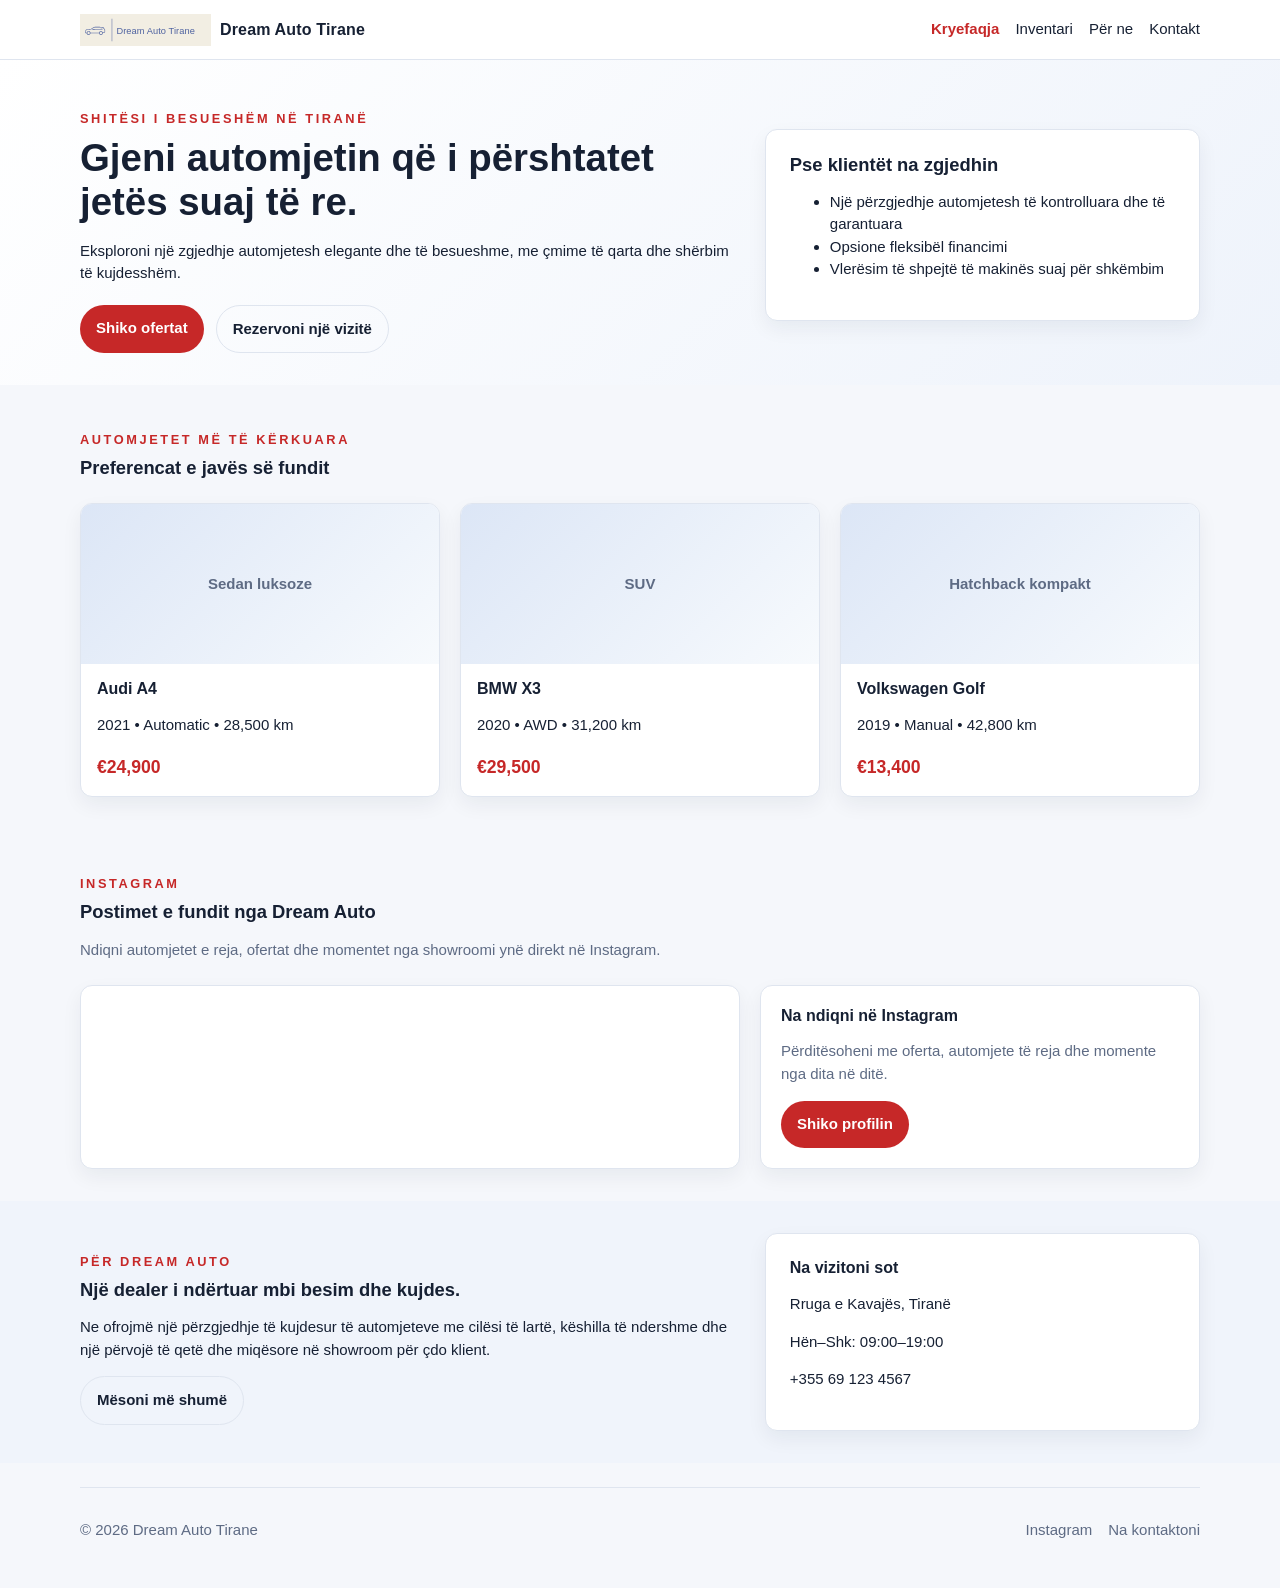
<file: index.html>
<!DOCTYPE html>
<html lang="sq">
  <head>
    <meta charset="UTF-8" />
    <meta name="viewport" content="width=device-width, initial-scale=1.0" />
    <meta
      name="description"
      content="Dream Auto Tirane ofron automjete premium të përdorura me një përvojë blerjeje të qetë, të sigurt dhe të besueshme."
    />
    <title>Dream Auto Tirane | Automjete Premium</title>
    <link rel="stylesheet" href="./css/style.css" />
  </head>
  <body>
    <header class="site-header">
      <div class="container nav-bar">
        <a class="brand" href="./index.html">
          <img src="./images/logo.svg" alt="Dream Auto Tirane logo" class="logo" />
          <span class="brand-text">Dream Auto Tirane</span>
        </a>
        <button class="nav-toggle" aria-expanded="false" aria-controls="site-nav">
          <span></span>
          <span></span>
          <span></span>
          <span class="sr-only">Shfaq/Fshih navigacionin</span>
        </button>
        <nav id="site-nav" class="site-nav" aria-label="Navigimi kryesor">
          <a href="./index.html" class="active">Kryefaqja</a>
          <a href="./inventory.html">Inventari</a>
          <a href="./about.html">Për ne</a>
          <a href="./contact.html">Kontakt</a>
        </nav>
      </div>
    </header>

    <main>
      <section class="hero">
        <div class="container hero-content">
          <div>
            <p class="eyebrow">Shitësi i besueshëm në Tiranë</p>
            <h1>Gjeni automjetin që i përshtatet jetës suaj të re.</h1>
            <p>
              Eksploroni një zgjedhje automjetesh elegante dhe të besueshme, me çmime të qarta dhe shërbim të kujdesshëm.
            </p>
            <div class="hero-actions">
              <a class="button primary" href="./inventory.html">Shiko ofertat</a>
              <a class="button secondary" href="./contact.html">Rezervoni një vizitë</a>
            </div>
          </div>
          <div class="hero-card" aria-label="Pikat kryesore të shitësit">
            <h2>Pse klientët na zgjedhin</h2>
            <ul>
              <li>Një përzgjedhje automjetesh të kontrolluara dhe të garantuara</li>
              <li>Opsione fleksibël financimi</li>
              <li>Vlerësim të shpejtë të makinës suaj për shkëmbim</li>
            </ul>
          </div>
        </div>
      </section>

      <section class="section">
        <div class="container">
          <div class="section-heading">
            <p class="eyebrow">Automjetet më të kërkuara</p>
            <h2>Preferencat e javës së fundit</h2>
          </div>
          <div class="card-grid">
            <article class="card">
              <div class="vehicle-image placeholder">Sedan luksoze</div>
              <div class="card-body">
                <h3>Audi A4</h3>
                <p>2021 • Automatic • 28,500 km</p>
                <p class="price">€24,900</p>
              </div>
            </article>
            <article class="card">
              <div class="vehicle-image placeholder">SUV</div>
              <div class="card-body">
                <h3>BMW X3</h3>
                <p>2020 • AWD • 31,200 km</p>
                <p class="price">€29,500</p>
              </div>
            </article>
            <article class="card">
              <div class="vehicle-image placeholder">Hatchback kompakt</div>
              <div class="card-body">
                <h3>Volkswagen Golf</h3>
                <p>2019 • Manual • 42,800 km</p>
                <p class="price">€13,400</p>
              </div>
            </article>
          </div>
        </div>
      </section>

      <section class="section">
        <div class="container">
          <div class="section-heading">
            <p class="eyebrow">Instagram</p>
            <h2>Postimet e fundit nga Dream Auto</h2>
            <p class="section-description">
              Ndiqni automjetet e reja, ofertat dhe momentet nga showroomi ynë direkt në Instagram.
            </p>
          </div>
          <div class="instagram-grid">
            <div class="instagram-embed-card">
              <blockquote
                class="instagram-media"
                data-instgrm-permalink="https://www.instagram.com/dreamautotirane/"
                data-instgrm-version="14"
              ></blockquote>
            </div>
            <div class="instagram-link-card">
              <h3>Na ndiqni në Instagram</h3>
              <p>Përditësoheni me oferta, automjete të reja dhe momente nga dita në ditë.</p>
              <a class="button primary" href="https://www.instagram.com/dreamautotirane/" target="_blank" rel="noreferrer">
                Shiko profilin
              </a>
            </div>
          </div>
        </div>
      </section>

      <section class="section alt">
        <div class="container split-layout">
          <div>
            <p class="eyebrow">Për Dream Auto</p>
            <h2>Një dealer i ndërtuar mbi besim dhe kujdes.</h2>
            <p>
              Ne ofrojmë një përzgjedhje të kujdesur të automjeteve me cilësi të lartë, këshilla të ndershme dhe një përvojë të qetë dhe miqësore në showroom për çdo klient.
            </p>
            <a class="button secondary" href="./about.html">Mësoni më shumë</a>
          </div>
          <div class="info-panel">
            <h3>Na vizitoni sot</h3>
            <p>Rruga e Kavajës, Tiranë</p>
            <p>Hën–Shk: 09:00–19:00</p>
            <p>+355 69 123 4567</p>
          </div>
        </div>
      </section>
    </main>

    <footer class="site-footer">
      <div class="container footer-content">
        <p>© 2026 Dream Auto Tirane</p>
        <div class="footer-links">
          <a href="https://www.instagram.com/dreamautotirane/" target="_blank" rel="noreferrer">Instagram</a>
          <a href="./contact.html">Na kontaktoni</a>
        </div>
      </div>
    </footer>

    <script src="./js/main.js"></script>
    <script async src="https://www.instagram.com/embed.js"></script>
  </body>
</html>
</file>
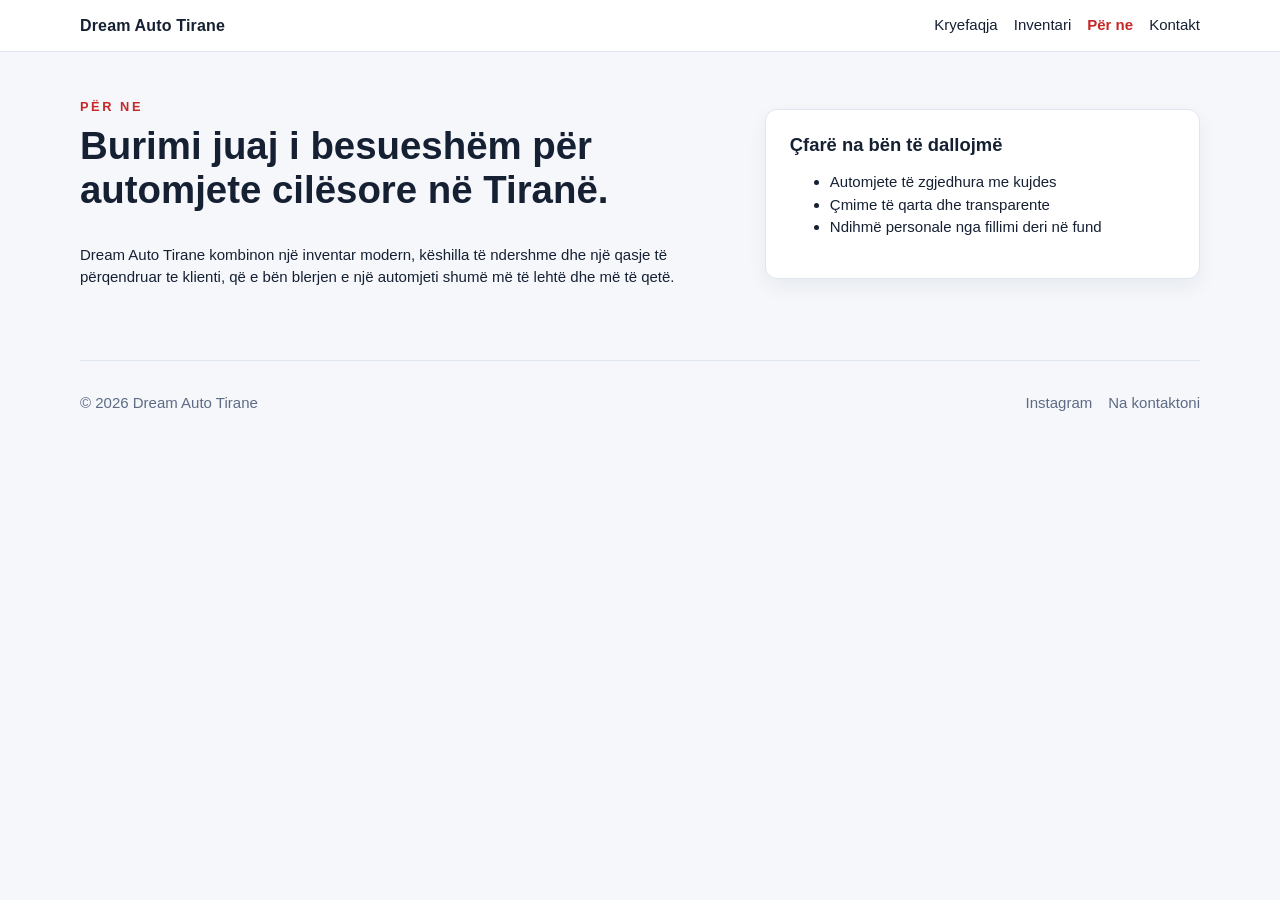
<file: about.html>
<!DOCTYPE html>
<html lang="sq">
  <head>
    <meta charset="UTF-8" />
    <meta name="viewport" content="width=device-width, initial-scale=1.0" />
    <title>Rreth Nesh | Dream Auto Tirane</title>
    <link rel="stylesheet" href="./css/style.css" />
  </head>
  <body>
    <header class="site-header">
      <div class="container nav-bar">
        <a class="brand" href="./index.html">Dream Auto Tirane</a>
        <button class="nav-toggle" aria-expanded="false" aria-controls="site-nav">
          <span></span>
          <span></span>
          <span></span>
          <span class="sr-only">Shfaq/Fshih navigacionin</span>
        </button>
        <nav id="site-nav" class="site-nav" aria-label="Navigimi kryesor">
          <a href="./index.html">Kryefaqja</a>
          <a href="./inventory.html">Inventari</a>
          <a href="./about.html" class="active">Për ne</a>
          <a href="./contact.html">Kontakt</a>
        </nav>
      </div>
    </header>

    <main>
      <section class="section">
        <div class="container about-layout">
          <div>
            <p class="eyebrow">Për ne</p>
            <h1>Burimi juaj i besueshëm për automjete cilësore në Tiranë.</h1>
            <p>
              Dream Auto Tirane kombinon një inventar modern, këshilla të ndershme dhe një qasje të përqendruar te klienti, që e bën blerjen e një automjeti shumë më të lehtë dhe më të qetë.
            </p>
          </div>
          <div class="info-panel">
            <h2>Çfarë na bën të dallojmë</h2>
            <ul>
              <li>Automjete të zgjedhura me kujdes</li>
              <li>Çmime të qarta dhe transparente</li>
              <li>Ndihmë personale nga fillimi deri në fund</li>
            </ul>
          </div>
        </div>
      </section>
    </main>

    <footer class="site-footer">
      <div class="container footer-content">
        <p>© 2026 Dream Auto Tirane</p>
        <div class="footer-links">
          <a href="https://www.instagram.com/dreamautotirane/" target="_blank" rel="noreferrer">Instagram</a>
          <a href="./contact.html">Na kontaktoni</a>
        </div>
      </div>
    </footer>

    <script src="./js/main.js"></script>
  </body>
</html>
</file>
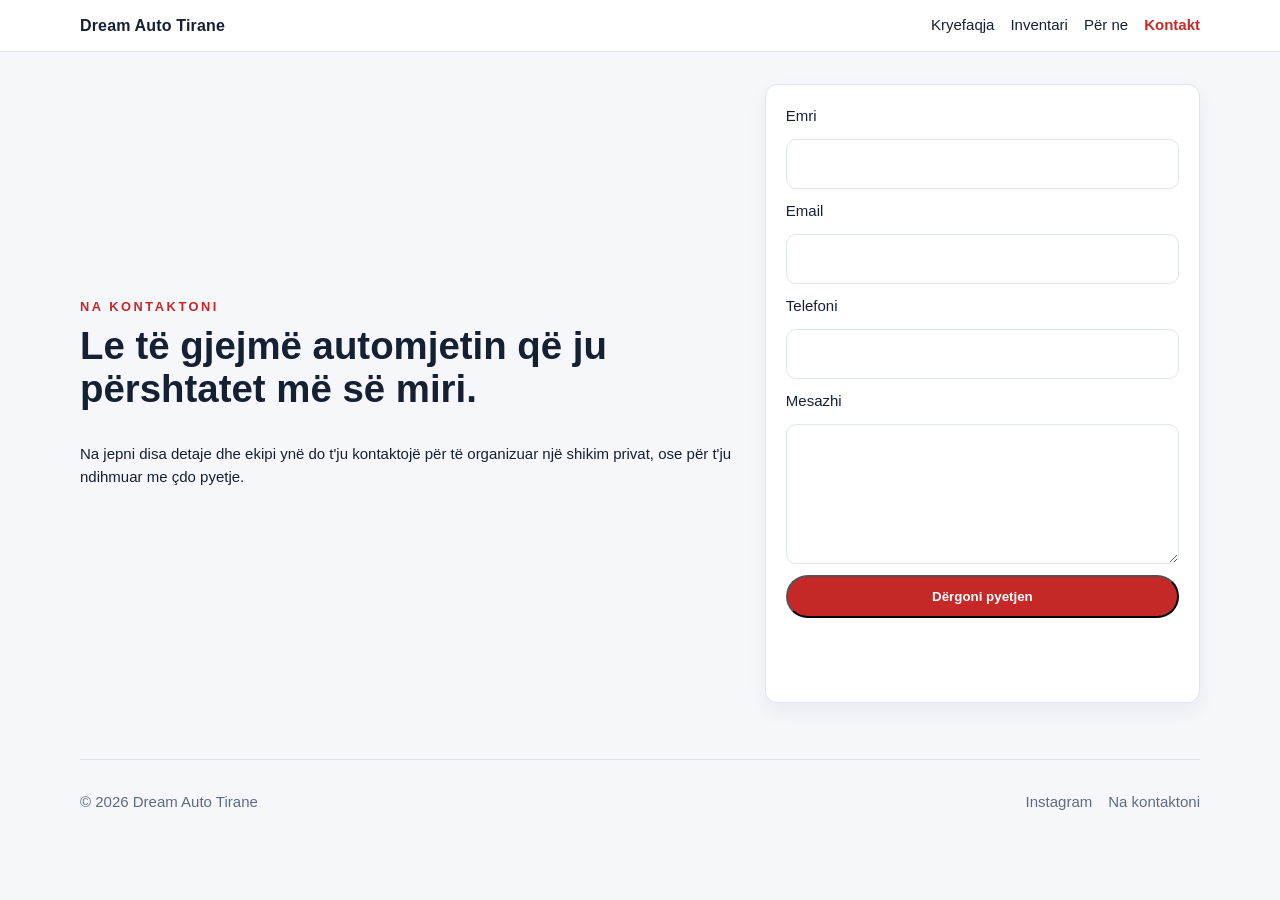
<file: contact.html>
<!DOCTYPE html>
<html lang="sq">
  <head>
    <meta charset="UTF-8" />
    <meta name="viewport" content="width=device-width, initial-scale=1.0" />
    <title>Kontakti | Dream Auto Tirane</title>
    <link rel="stylesheet" href="./css/style.css" />
  </head>
  <body>
    <header class="site-header">
      <div class="container nav-bar">
        <a class="brand" href="./index.html">Dream Auto Tirane</a>
        <button class="nav-toggle" aria-expanded="false" aria-controls="site-nav">
          <span></span>
          <span></span>
          <span></span>
          <span class="sr-only">Shfaq/Fshih navigacionin</span>
        </button>
        <nav id="site-nav" class="site-nav" aria-label="Navigimi kryesor">
          <a href="./index.html">Kryefaqja</a>
          <a href="./inventory.html">Inventari</a>
          <a href="./about.html">Për ne</a>
          <a href="./contact.html" class="active">Kontakt</a>
        </nav>
      </div>
    </header>

    <main>
      <section class="section">
        <div class="container contact-layout">
          <div>
            <p class="eyebrow">Na kontaktoni</p>
            <h1>Le të gjejmë automjetin që ju përshtatet më së miri.</h1>
            <p>
              Na jepni disa detaje dhe ekipi ynë do t'ju kontaktojë për të organizuar një shikim privat, ose për t'ju ndihmuar me çdo pyetje.
            </p>
          </div>
          <form id="contact-form" class="contact-form" novalidate>
            <label for="name">Emri</label>
            <input id="name" name="name" type="text" required />

            <label for="email">Email</label>
            <input id="email" name="email" type="email" required />

            <label for="phone">Telefoni</label>
            <input id="phone" name="phone" type="tel" required />

            <label for="message">Mesazhi</label>
            <textarea id="message" name="message" rows="5" required></textarea>

            <button class="button primary" type="submit">Dërgoni pyetjen</button>
            <p id="form-status" class="form-status" aria-live="polite"></p>
          </form>
        </div>
      </section>
    </main>

    <footer class="site-footer">
      <div class="container footer-content">
        <p>© 2026 Dream Auto Tirane</p>
        <div class="footer-links">
          <a href="https://www.instagram.com/dreamautotirane/" target="_blank" rel="noreferrer">Instagram</a>
          <a href="./contact.html">Na kontaktoni</a>
        </div>
      </div>
    </footer>

    <script src="./js/main.js"></script>
  </body>
</html>
</file>
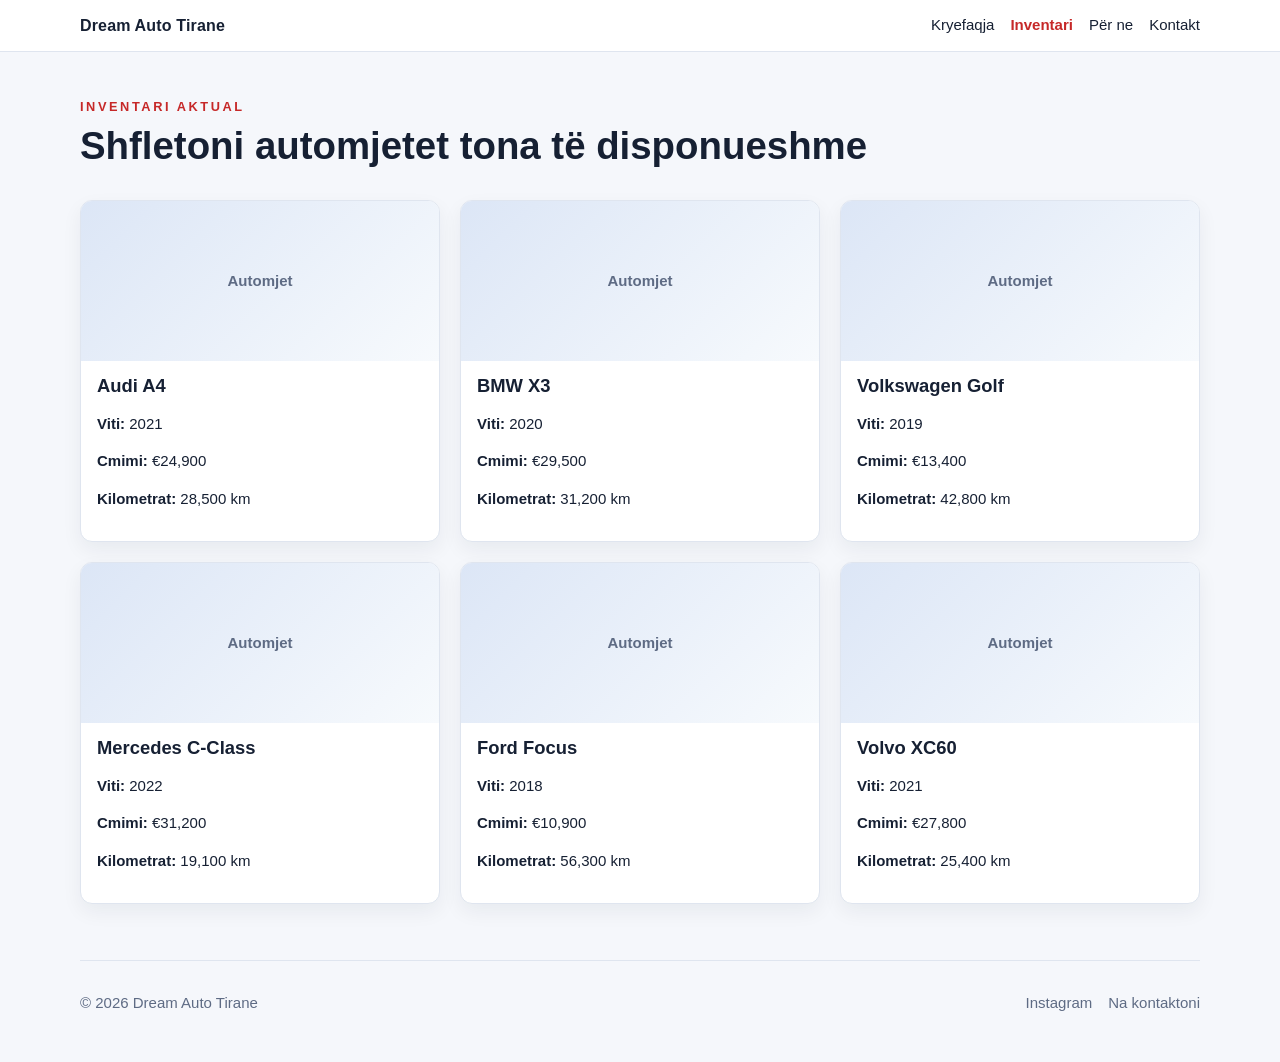
<file: inventory.html>
<!DOCTYPE html>
<html lang="sq">
  <head>
    <meta charset="UTF-8" />
    <meta name="viewport" content="width=device-width, initial-scale=1.0" />
    <title>Inventari | Dream Auto Tirane</title>
    <link rel="stylesheet" href="./css/style.css" />
  </head>
  <body>
    <header class="site-header">
      <div class="container nav-bar">
        <a class="brand" href="./index.html">Dream Auto Tirane</a>
        <button class="nav-toggle" aria-expanded="false" aria-controls="site-nav">
          <span></span>
          <span></span>
          <span></span>
          <span class="sr-only">Shfaq/Fshih navigacionin</span>
        </button>
        <nav id="site-nav" class="site-nav" aria-label="Navigimi kryesor">
          <a href="./index.html">Kryefaqja</a>
          <a href="./inventory.html" class="active">Inventari</a>
          <a href="./about.html">Për ne</a>
          <a href="./contact.html">Kontakt</a>
        </nav>
      </div>
    </header>

    <main>
      <section class="section">
        <div class="container">
          <div class="section-heading">
            <p class="eyebrow">Inventari aktual</p>
            <h1>Shfletoni automjetet tona të disponueshme</h1>
          </div>
          <div class="card-grid inventory-grid">
            <article class="card">
              <div class="vehicle-image placeholder">Automjet</div>
              <div class="card-body">
                <h2>Audi A4</h2>
                <p><strong>Viti:</strong> 2021</p>
                <p><strong>Cmimi:</strong> €24,900</p>
                <p><strong>Kilometrat:</strong> 28,500 km</p>
              </div>
            </article>
            <article class="card">
              <div class="vehicle-image placeholder">Automjet</div>
              <div class="card-body">
                <h2>BMW X3</h2>
                <p><strong>Viti:</strong> 2020</p>
                <p><strong>Cmimi:</strong> €29,500</p>
                <p><strong>Kilometrat:</strong> 31,200 km</p>
              </div>
            </article>
            <article class="card">
              <div class="vehicle-image placeholder">Automjet</div>
              <div class="card-body">
                <h2>Volkswagen Golf</h2>
                <p><strong>Viti:</strong> 2019</p>
                <p><strong>Cmimi:</strong> €13,400</p>
                <p><strong>Kilometrat:</strong> 42,800 km</p>
              </div>
            </article>
            <article class="card">
              <div class="vehicle-image placeholder">Automjet</div>
              <div class="card-body">
                <h2>Mercedes C-Class</h2>
                <p><strong>Viti:</strong> 2022</p>
                <p><strong>Cmimi:</strong> €31,200</p>
                <p><strong>Kilometrat:</strong> 19,100 km</p>
              </div>
            </article>
            <article class="card">
              <div class="vehicle-image placeholder">Automjet</div>
              <div class="card-body">
                <h2>Ford Focus</h2>
                <p><strong>Viti:</strong> 2018</p>
                <p><strong>Cmimi:</strong> €10,900</p>
                <p><strong>Kilometrat:</strong> 56,300 km</p>
              </div>
            </article>
            <article class="card">
              <div class="vehicle-image placeholder">Automjet</div>
              <div class="card-body">
                <h2>Volvo XC60</h2>
                <p><strong>Viti:</strong> 2021</p>
                <p><strong>Cmimi:</strong> €27,800</p>
                <p><strong>Kilometrat:</strong> 25,400 km</p>
              </div>
            </article>
          </div>
        </div>
      </section>
    </main>

    <footer class="site-footer">
      <div class="container footer-content">
        <p>© 2026 Dream Auto Tirane</p>
        <div class="footer-links">
          <a href="https://www.instagram.com/dreamautotirane/" target="_blank" rel="noreferrer">Instagram</a>
          <a href="./contact.html">Na kontaktoni</a>
        </div>
      </div>
    </footer>

    <script src="./js/main.js"></script>
  </body>
</html>
</file>
<file: css/style.css>
:root {
  --color-bg: #f5f7fb;
  --color-surface: #ffffff;
  --color-text: #162033;
  --color-muted: #5e6b84;
  --color-accent: #c62828;
  --color-accent-dark: #9b1c1c;
  --color-border: #dfe5ef;
  --radius: 12px;
  --shadow: 0 8px 20px rgba(22, 32, 51, 0.06);
}

* {
  box-sizing: border-box;
}

body {
  margin: 0;
  font-family: Inter, "Segoe UI", Roboto, Arial, sans-serif;
  line-height: 1.5;
  font-size: 15px;
  color: var(--color-text);
  background: var(--color-bg);
  overflow-x: hidden;
}

/* Strong reset to avoid third-party embeds overriding fonts */
html, body, :root {
  font-family: Inter, "Segoe UI", Roboto, Arial, sans-serif !important;
  -webkit-font-smoothing: antialiased;
  -moz-osx-font-smoothing: grayscale;
}

/* Ensure headings inherit the site font and stable sizes */
h1, h2, h3, h4, h5 {
  font-family: inherit !important;
  font-weight: 700;
}

h1 {
  font-size: clamp(1.6rem, 4.2vw, 2.4rem) !important;
  line-height: 1.14 !important;
}

a {
  color: inherit;
  text-decoration: none;
}

img {
  max-width: 100%;
  display: block;
}

.container {
  width: min(1120px, calc(100% - 2rem));
  margin: 0 auto;
}

.site-header {
  background: var(--color-surface);
  border-bottom: 1px solid var(--color-border);
  position: sticky;
  top: 0;
  z-index: 10;
}

.nav-bar {
  display: flex;
  align-items: center;
  justify-content: space-between;
  padding: 0.85rem 0;
  gap: 0.75rem;
  flex-wrap: wrap;
}

.brand {
  display: flex;
  align-items: center;
  gap: 0.55rem;
  font-weight: 700;
  font-size: 1rem;
  letter-spacing: 0.01em;
  min-width: 0;
}

.nav-toggle {
  border: none;
  background: transparent;
  display: flex;
  flex-direction: column;
  gap: 0.25rem;
  padding: 0.25rem;
  cursor: pointer;
}

.nav-toggle span {
  width: 24px;
  height: 2px;
  background: var(--color-text);
}

.site-nav {
  display: none;
  flex-direction: column;
  gap: 0.75rem;
  position: absolute;
  top: 100%;
  left: 1rem;
  right: 1rem;
  background: var(--color-surface);
  padding: 1rem;
  border: 1px solid var(--color-border);
  border-radius: var(--radius);
  box-shadow: var(--shadow);
}

.site-nav.open {
  display: flex;
}

.site-nav a.active {
  color: var(--color-accent);
  font-weight: 600;
}

.hero {
  padding: 2.25rem 0 2rem;
  background: linear-gradient(135deg, #ffffff 0%, #eef3fb 100%);
}

.hero-content,
.split-layout,
.about-layout,
.contact-layout {
  display: grid;
  gap: 2rem;
}

.eyebrow {
  text-transform: uppercase;
  letter-spacing: 0.2em;
  font-size: 0.8rem;
  color: var(--color-accent);
  font-weight: 700;
  margin-bottom: 0.5rem;
}

h1,
h2,
h3 {
  line-height: 1.2;
  margin-top: 0;
}

.hero h1 {
  font-size: clamp(1.8rem, 3.5vw, 2.6rem);
  margin-bottom: 1rem;
}

.hero-actions {
  display: flex;
  flex-wrap: wrap;
  gap: 0.75rem;
  margin-top: 1.25rem;
}

.button {
  display: inline-block;
  padding: 0.75rem 1rem;
  border-radius: 999px;
  font-weight: 600;
  transition: background 0.2s ease;
  text-align: center;
  white-space: nowrap;
}

.button.primary {
  background: var(--color-accent);
  color: #fff;
}

.button.primary:hover,
.button.primary:focus-visible {
  background: var(--color-accent-dark);
}

.button.secondary {
  background: transparent;
  border: 1px solid var(--color-border);
}

.hero-card,
.info-panel,
.contact-form,
.card {
  background: var(--color-surface);
  border: 1px solid var(--color-border);
  border-radius: var(--radius);
  box-shadow: var(--shadow);
}

.hero-card {
  padding: 1.5rem;
}

.section {
  padding: 2rem 0;
}

.section.alt {
  background: #f0f4fb;
}

.section-heading {
  margin-bottom: 1.5rem;
}

.section-description {
  color: var(--color-muted);
  max-width: 720px;
}

.card-grid {
  display: grid;
  gap: 1.25rem;
}

.card {
  overflow: hidden;
}

.vehicle-image {
  min-height: 160px;
  display: grid;
  place-items: center;
  background: linear-gradient(135deg, #dce6f6, #f7fafd);
  color: var(--color-muted);
  font-weight: 600;
}

/* Header / logo */
.logo {
  height: 32px;
  width: auto;
  display: block;
  flex-shrink: 0;
}

.brand-text {
  font-weight: 700;
  letter-spacing: 0.01em;
  white-space: nowrap;
}

.instagram-embed-card iframe,
.instagram-media {
  max-width: 100% !important;
  width: 100% !important;
}

.card-body {
  padding: 0.9rem 1rem 1rem;
}

.price {
  font-size: 1.1rem;
  font-weight: 700;
  color: var(--color-accent);
  margin-bottom: 0;
}

.info-panel {
  padding: 1.5rem;
}

.instagram-grid {
  display: grid;
  gap: 1.25rem;
  align-items: start;
}

.instagram-embed-card,
.instagram-link-card {
  background: var(--color-surface);
  border: 1px solid var(--color-border);
  border-radius: var(--radius);
  box-shadow: var(--shadow);
  padding: 1.25rem;
}

.instagram-link-card h3 {
  margin-bottom: 0.5rem;
}

.instagram-link-card p {
  color: var(--color-muted);
  margin-bottom: 1rem;
}

.contact-form {
  display: flex;
  flex-direction: column;
  gap: 0.7rem;
  padding: 1.25rem;
}

.contact-form input,
.contact-form textarea {
  padding: 0.8rem 0.9rem;
  border: 1px solid var(--color-border);
  border-radius: 10px;
  font: inherit;
}

.contact-form input:focus,
.contact-form textarea:focus {
  outline: 2px solid rgba(198, 40, 40, 0.2);
  border-color: var(--color-accent);
}

.form-status {
  min-height: 1.4rem;
  color: var(--color-accent);
  font-weight: 600;
}

.site-footer {
  padding: 1.5rem 0 2rem;
  color: var(--color-muted);
}

.footer-content {
  display: flex;
  justify-content: space-between;
  gap: 1rem;
  align-items: center;
  border-top: 1px solid var(--color-border);
  padding-top: 1rem;
  flex-wrap: wrap;
}

.footer-links {
  display: flex;
  gap: 1rem;
  flex-wrap: wrap;
}

/* Slightly smaller headings for a cleaner desktop layout */
h2 {
  font-size: 1.15rem;
}

h3 {
  font-size: 1rem;
}

.sr-only {
  position: absolute;
  width: 1px;
  height: 1px;
  padding: 0;
  margin: -1px;
  overflow: hidden;
  clip: rect(0, 0, 0, 0);
  white-space: nowrap;
  border: 0;
}

@media (max-width: 699px) {
  .nav-bar {
    align-items: center;
  }

  .brand-text {
    font-size: 0.9rem;
  }

  .logo {
    height: 28px;
  }

  .hero h1 {
    font-size: clamp(1.5rem, 6.8vw, 1.95rem);
  }

  .hero-actions {
    flex-direction: column;
    align-items: stretch;
  }

  .hero-actions .button {
    width: 100%;
  }

  .hero-card,
  .info-panel,
  .contact-form,
  .instagram-embed-card,
  .instagram-link-card {
    padding: 1rem;
  }

  .footer-content {
    flex-direction: column;
    align-items: flex-start;
  }
}

@media (min-width: 700px) {
  .site-nav {
    display: flex;
    position: static;
    flex-direction: row;
    gap: 1rem;
    padding: 0;
    background: transparent;
    border: 0;
    box-shadow: none;
    left: auto;
    right: auto;
  }

  .nav-toggle {
    display: none;
  }

  .card-grid {
    grid-template-columns: repeat(2, minmax(0, 1fr));
  }

  .hero-content,
  .split-layout,
  .about-layout,
  .contact-layout {
    grid-template-columns: 1.2fr 0.8fr;
    align-items: center;
  }

  .instagram-grid {
    grid-template-columns: 1.2fr 0.8fr;
    align-items: stretch;
  }
}

@media (min-width: 960px) {
  .card-grid {
    grid-template-columns: repeat(3, minmax(0, 1fr));
  }
}
</file>
